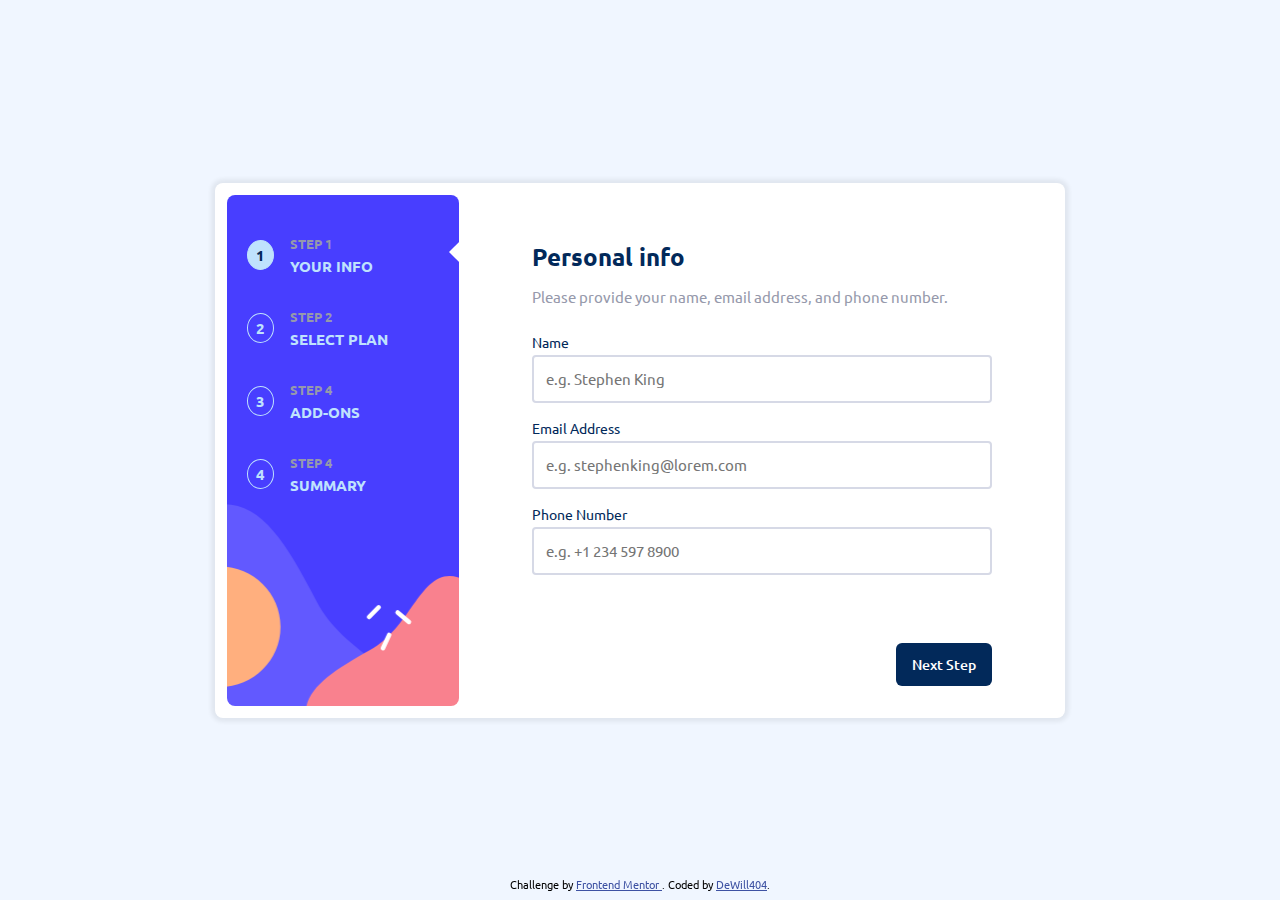
<file: multi-step-form-main/index.html>
<!DOCTYPE html>
<html lang="en">
  <head>
    <meta charset="UTF-8" />
    <meta name="viewport" content="width=device-width, initial-scale=1.0" />
    <!-- displays site properly based on user's device -->

    <link
      rel="icon"
      type="image/png"
      sizes="32x32"
      href="./assets/images/favicon-32x32.png"
    />

    <link
      href="https://fonts.googleapis.com/css2?family=Ubuntu:wght@400;500;700&display=swap"
      rel="stylesheet"
    />
    <link rel="stylesheet" href="style.css" />

    <title>Frontend Mentor | Multi-step form</title>
  </head>
  <body>
    <div class="container" current-tab="personal-info">
      <div class="steps-container">
        <div class="indicator-wrapper">
          <button id="personal-info-indicator" class="indicator">
            <span class="icon">1</span>
            <p class="detail">
              <span class="title">STEP 1</span>
              <span class="label">YOUR INFO</span>
            </p>
          </button>
          <button id="plan-indicator" class="indicator">
            <span class="icon">2</span>
            <p class="detail">
              <span class="title">STEP 2</span>
              <span class="label">SELECT PLAN</span>
            </p>
          </button>
          <button id="add-ons-indicator" class="indicator">
            <span class="icon">3</span>
            <p class="detail">
              <span class="title">STEP 4</span>
              <span class="label">ADD-ONS</span>
            </p>
          </button>
          <button id="summary-indicator" class="indicator">
            <span class="icon">4</span>
            <p class="detail">
              <span class="title">STEP 4</span>
              <span class="label">SUMMARY</span>
            </p>
          </button>
          <span class="active-pointer"></span>
        </div>
      </div>

      <div class="form-container">
        <div class="steps-group">
          <div id="personal-info-tab" class="tab">
            <form class="tab-container">
              <h2 class="tab-title">Personal info</h2>
              <h3 class="tab-description">
                Please provide your name, email address, and phone number.
              </h3>
              <div class="body">
                <div class="form-input">
                  <label for="name">Name</label>
                  <span class="error hidden"></span>
                  <input id="name" placeholder="e.g. Stephen King" required />
                </div>
                <div class="form-input">
                  <label for="email">Email Address</label>
                  <span class="error hidden"></span>
                  <input id="email" placeholder="e.g. stephenking@lorem.com" />
                </div>
                <div class="form-input">
                  <label for="number">Phone Number</label>
                  <span class="error hidden"></span>
                  <input id="number" placeholder="e.g. +1 234 597 8900" />
                </div>
              </div>
            </form>
          </div>

          <div id="plan-tab" class="tab">
            <form class="tab-container">
              <h2 class="tab-title">Select your plan</h2>
              <h3 class="tab-description">
                You have the option of monthly or yearly billing.
              </h3>
              <div class="body">
                <div class="plan-option-list">
                  <div class="plan-option radio-group">
                    <input
                      type="radio"
                      name="plan"
                      id="plan-arcade"
                      value="arcade"
                      checked
                    />
                    <label for="plan-arcade">
                      <img
                        class="image"
                        src="./assets/images/icon-arcade.svg"
                        alt="Arcade Icon"
                      />
                      <p class="description">
                        <strong class="title">Arcade</strong>
                        <span class="charge"> $9/mo </span>
                        <span class="offer hidden-dn">2 months free</span>
                      </p>
                    </label>
                  </div>

                  <div class="plan-option radio-group">
                    <input
                      type="radio"
                      name="plan"
                      id="plan-advanced"
                      value="advanced"
                    />
                    <label for="plan-advanced">
                      <img
                        class="image"
                        src="./assets/images/icon-advanced.svg"
                        alt="Advanced Icon"
                      />
                      <p class="description">
                        <strong class="title">Advanced</strong>
                        <span class="charge"> $12/mo </span>
                        <span class="offer hidden-dn">2 months free</span>
                      </p>
                    </label>
                  </div>

                  <div class="plan-option radio-group">
                    <input type="radio" name="plan" id="plan-pro" value="pro" />
                    <label for="plan-pro">
                      <img
                        class="image"
                        src="./assets/images/icon-pro.svg"
                        alt="pro Icon"
                      />
                      <p class="description">
                        <strong class="title">Pro</strong>
                        <span class="charge"> $15/mo </span>
                        <span class="offer hidden-dn">2 months free</span>
                      </p>
                    </label>
                  </div>
                </div>

                <div class="period-container">
                  <div class="period-option radio-group">
                    <input
                      type="radio"
                      name="period"
                      id="period-monthly"
                      value="monthly"
                      checked
                    />
                    <label for="period-monthly">Monthly</label>
                  </div>
                  <button type="button" class="switch">
                    <span class="switch-pill"></span>
                  </button>
                  <div class="period-option radio-group">
                    <input
                      type="radio"
                      name="period"
                      id="period-yearly"
                      value="yearly"
                    />
                    <label for="period-yearly">Yearly</label>
                  </div>
                </div>
              </div>
            </form>
          </div>

          <div id="add-ons-tab" class="tab">
            <form class="tab-container">
              <h2 class="tab-title">Pick add-ons</h2>
              <h3 class="tab-description">
                Add-ons help enhance your gaming experience.
              </h3>
              <div class="body">
                <div class="add-ons-list">
                  <div class="add-ons-option">
                    <input
                      type="checkbox"
                      name="add-ons"
                      id="add-ons-online-service"
                      value="online-service"
                    />
                    <label for="add-ons-online-service"> </label>
                    <p>
                      <strong class="title">Online Service</strong>
                      <span class="subtitle">Access to multiplayer games</span>
                    </p>
                    <span class="charge"> +1/mo </span>
                  </div>
                  <div class="add-ons-option">
                    <input
                      type="checkbox"
                      name="add-ons"
                      id="add-ons-larger-storage"
                      value="larger-storage"
                    />
                    <label for="add-ons-larger-storage"></label>
                    <p>
                      <strong class="title">Larger storage</strong>
                      <span class="subtitle">Extra TB of cloud save</span>
                    </p>
                    <span class="charge"> +2/mo </span>
                  </div>
                  <div class="add-ons-option">
                    <input
                      type="checkbox"
                      name="add-ons"
                      id="add-ons-customizable-profile"
                      value="customizable-profile"
                    />
                    <label for="add-ons-customizable-profile"></label>
                    <p>
                      <strong class="title">Customizable Profile</strong>
                      <span class="subtitle">Custom theme on your profile</span>
                    </p>
                    <span class="charge"> +2/mo </span>
                  </div>
                </div>
              </div>
            </form>
          </div>

          <div id="summary-tab" class="tab">
            <form class="tab-container">
              <h2 class="tab-title">Finishing up</h2>
              <h3 class="tab-description">
                Double-check everything looks OK before confirming.
              </h3>
              <div class="body">
                <div class="charge-breakup">
                  <div class="charge-details plan-details">
                    <div class="detail">
                      <strong class="plan-name">Arcade (Monthly)</strong>
                      <button type="button" class="plan-changer">Change</button>
                    </div>
                    <span class="charge">$9/mo</span>
                  </div>
                  <div class="divider"></div>
                </div>

                <div class="total-charge">
                  <div class="charge-details">
                    <span class="detail"> Total (per month) </span>
                    <span class="charge">$12/mo</span>
                  </div>
                </div>
              </div>
            </form>
          </div>

          <div id="thank-you-tab" class="tab">
            <form class="tab-container">
              <img
                src="./assets/images/icon-thank-you.svg"
                alt="Thanl you icon"
              />
              <h2>Thank you!</h2>
              <p>
                Thanks for confirming your subscription! We hope you have fun
                using our platform. If you ever need support, please feel free
                to email us at support@loremgaming.com.
              </p>
            </form>
          </div>
        </div>

        <div class="navigation-container">
          <div class="btns-group">
            <button id="nav-back-btn" class="btn">Go Back</button>
            <button id="nav-next-btn" class="btn">Next Step</button>
          </div>
          <div class="attribution">
            Challenge by
            <a
              href="https://www.frontendmentor.io?ref=challenge"
              target="_blank"
            >
              Frontend Mentor
            </a>
            . Coded by <a href="https://github.com/dewill404">DeWill404</a>.
          </div>
        </div>
      </div>
    </div>

    <script src="./script.js"></script>
  </body>
</html>
</file>
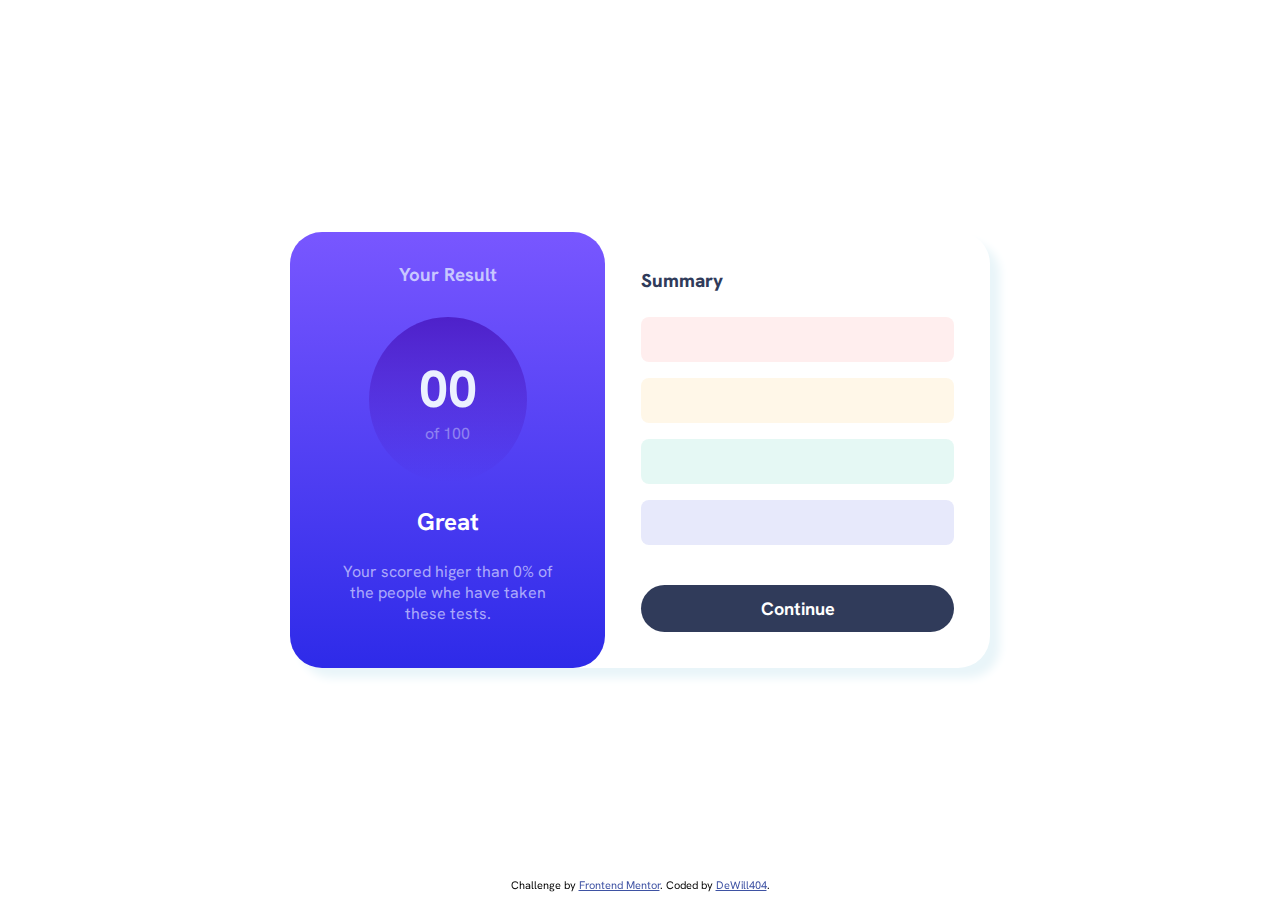
<file: results-summary-component-main/index.html>
<!DOCTYPE html>
<html lang="en">
  <head>
    <meta charset="UTF-8" />
    <meta name="viewport" content="width=device-width, initial-scale=1.0" />
    <!-- displays site properly based on user's device -->

    <link
      rel="icon"
      type="image/png"
      sizes="32x32"
      href="./assets/images/favicon-32x32.png"
    />

    <link
      href="https://fonts.googleapis.com/css2?family=Hanken+Grotesk:wght@500;700;800&display=swap"
      rel="stylesheet"
    />
    <link rel="stylesheet" href="style.css" />

    <title>Frontend Mentor | Results summary component</title>
  </head>
  <body>
    <div class="container">
      <div class="left">
        <h3>Your Result</h3>
        <div class="score-container">
          <div class="obtained-score">00</div>
          <div class="max-score">of 100</div>
        </div>
        <h2 class="status">Great</h2>
        <p class="status-message">
          Your scored higer than <span class="percent">0</span>% of the people
          whe have taken these tests.
        </p>
      </div>
      <div class="right">
        <h3 class="right-title">Summary</h3>
        <div class="type-section">
          <div class="type-pill loading reaction"></div>
          <div class="type-pill loading memory"></div>
          <div class="type-pill loading verbal"></div>
          <div class="type-pill loading visual"></div>
        </div>
        <button class="continue-btn">Continue</button>
      </div>
    </div>

    <div class="attribution">
      Challenge by
      <a href="https://www.frontendmentor.io?ref=challenge" target="_blank"
        >Frontend Mentor</a
      >. Coded by <a href="https://github.com/dewill404">DeWill404</a>.
    </div>

    <script src="./script.js"></script>
  </body>
</html>
</file>
<file: multi-step-form-main/style.css>
* {
  --marine-blue: hsl(213, 96%, 18%);
  --purplish-blue: hsl(243, 100%, 62%);
  --pastel-blue: hsl(228, 100%, 84%);
  --light-blue: hsl(206, 94%, 87%);
  --strawberry-red: hsl(354, 84%, 57%);
  --cool-gray: hsl(231, 11%, 63%);
  --light-gray: hsl(229, 24%, 87%);
  --magnolia: hsl(217, 100%, 97%);
  --alabaster: hsl(231, 100%, 99%);
  --white: hsl(0, 0%, 100%);

  box-sizing: border-box;
  margin: 0;
  padding: 0;

  font-family: "Ubuntu", sans-serif;
}

body {
  height: 100vh;
  height: 100dvh;
  background: var(--magnolia);
  display: flex;
  align-items: center;
  justify-content: center;
  scroll-margin-top: 10vh;
}

button {
  cursor: pointer;
}

.hidden {
  visibility: hidden;
}

.hidden-dn {
  display: none;
}

.container {
  display: flex;
  flex-direction: column;
  height: 100%;
  width: 100%;
}

/************ INDICATOR CONTAINER STARTS
 */
.indicator-wrapper {
  background: url(./assets/images/bg-sidebar-mobile.svg) center/cover no-repeat;
  height: 25vh;
  padding-top: 32px;
  display: flex;
  justify-content: center;
  gap: 8px;
}

.indicator {
  height: max-content;
  background: transparent;
  font-size: 0.95rem;
  border: none;
  padding: 4px;
  border-radius: 50%;
  overflow: hidden;
  display: flex;
  flex-wrap: wrap;
  color: var(--light-blue);
}

.indicator .icon {
  font-weight: bold;
  border: 1px solid var(--light-blue);
  display: block;
  padding: 8px 12px;
  border-radius: 50%;
  transition: background 0.2s linear, color 0.2s linear;
}

.indicator .detail {
  display: none;
}

.active-pointer {
  position: absolute;
  display: none;
  width: 16px;
  height: 16px;
  background: var(--white);
  transform: rotate(-45deg);
  transform-origin: top left;
  right: -6px;
  transition: top 0.2s linear;
}

/************ INDICATOR CONTAINER ENDS
 */

/************ FROM CONTAINER STARTS
 */
.form-container {
  width: 100%;
  flex-grow: 1;
  display: flex;
  flex-direction: column;
  justify-content: space-between;
}

.steps-group {
  margin-top: -10vh;
  display: flex;
  width: 100%;
  overflow: hidden;
  scroll-behavior: smooth;
  scroll-snap-type: x mandatory;
}

.tab {
  padding: 4px 20px 16px 20px;
  width: 100%;
  min-width: 100%;
  scroll-snap-align: center;
}

.tab-container {
  width: 100%;
  background: var(--white);
  padding: 24px 20px;
  border-radius: 8px;
  box-shadow: 0 0 4px 4px #00000010;
  color: var(--marine-blue);
}

.tab-title {
  margin-bottom: 12px;
}

.tab-description {
  font-weight: 400;
  color: var(--cool-gray);
  font-size: 0.95rem;
  margin-bottom: 24px;
  line-height: 1.5rem;
}

.tab-container .body {
  font-size: 0.87rem;
  visibility: hidden;
}
/************ FROM CONTAINER ENDS
 */

/************ PERSONAL INFO TAB STARTS
 */
#personal-info-tab .body {
  display: flex;
  flex-direction: column;
  gap: 16px;
}

#personal-info-tab .form-input .error {
  float: right;
  color: var(--strawberry-red);
  font-weight: bold;
}

#personal-info-tab .form-input input {
  display: block;
  width: 100%;
  border-radius: 4px;
  font-size: 0.95rem;
  padding: 12px;
  border: 2px solid var(--light-gray);
  font-weight: bold;
  margin-top: 4px;
}

#personal-info-tab .form-input input::placeholder {
  font-weight: normal;
}

#personal-info-tab .form-input input:focus {
  border-color: var(--cool-gray);
  outline: none;
}
/************ PERSONAL INFO TAB ENDS
 */

/************ PLAN TAB STARTS
 */
/* Plan radio group style */
#plan-tab .radio-group {
  position: relative;
}

#plan-tab .radio-group input {
  position: absolute;
  opacity: 0;
  width: 100%;
  height: 100%;
  inset: 0;
  cursor: pointer;
}

#plan-tab .radio-group label {
  border: 1.6px solid transparent;
  display: block;
}

#plan-tab .radio-group input:focus + label,
#plan-tab .radio-group input:hover + label {
  border-color: var(--cool-gray) !important;
}

/* Plans radio list */
#plan-tab .plan-option-list {
  display: flex;
  flex-direction: column;
  flex-wrap: wrap;
  gap: 20px;
  margin-bottom: 24px;
}

#plan-tab .plan-option label {
  display: flex;
  gap: 12px;
  border-color: var(--light-gray);
  border-radius: 6px;
  padding: 12px;
}

#plan-tab .plan-option input:checked + label {
  border-color: var(--purplish-blue);
  background: var(--magnolia);
}

#plan-tab .plan-option .image {
  height: 40px;
}

#plan-tab .plan-option .description > *:not(:last-child) {
  display: block;
  margin-bottom: 6px;
}

#plan-tab .plan-option .description .charge {
  color: var(--cool-gray);
}

/* Period toggle Container */
#plan-tab .period-container {
  background: var(--magnolia);
  padding: 12px;
  gap: 8px;
  border-radius: 8px;
  display: flex;
  align-items: center;
  justify-content: center;
}

#plan-tab .period-option label {
  font-weight: bold;
  color: var(--cool-gray);
  padding: 4px 8px;
  border-radius: 4px;
  transition: color 0.1s linear;
}

#plan-tab .period-option input:checked + label {
  color: inherit;
}

/* Period toggler switch */
#plan-tab .switch {
  background-color: var(--marine-blue);
  border: none;
  border-radius: 12px;
  padding: 4px;
  width: calc(2.5 * 12px + 2 * 4px);
}

#plan-tab .switch .switch-pill {
  background: var(--white);
  border-radius: 50%;
  display: block;
  width: 12px;
  height: 12px;
  transition: transform 0.1s linear;
}

#plan-tab .switch.yearly .switch-pill {
  transform: translateX(150%);
}
/************ PLAN TAB ENDS
 */

/************ ADD-ONS TAB STARTS
 */
#add-ons-tab .add-ons-list {
  display: flex;
  flex-direction: column;
  gap: 16px;
}

#add-ons-tab .add-ons-option {
  display: flex;
  padding: 16px;
  gap: 16px;
  align-items: center;
  position: relative;
}

#add-ons-tab .add-ons-option input {
  appearance: none;
  z-index: 1;
}

#add-ons-tab .add-ons-option input::before {
  content: "";
  position: absolute;
  inset: 0;
  width: 100%;
  height: 100%;
  cursor: pointer;
  z-index: 2;
}

#add-ons-tab .add-ons-option input::after {
  content: "";
  display: block;
  width: 20px;
  height: 20px;
  border: 1px solid var(--cool-gray);
  border-radius: 4px;
}

#add-ons-tab .add-ons-option input:checked::after {
  content: "✔";
  font-weight: bold;
  font-size: 0.95rem;
  text-align: center;
  background: var(--purplish-blue);
  color: white;
}

#add-ons-tab .add-ons-option label {
  border: 1px solid var(--light-gray);
  border-radius: 8px;
  position: absolute;
  inset: 0;
  width: 100%;
  height: 100%;
}

#add-ons-tab .add-ons-option input:checked + label {
  border-color: var(--purplish-blue);
  background: var(--magnolia);
}

#add-ons-tab .add-ons-option p {
  flex-grow: 1;
  z-index: 1;
  pointer-events: none;
}

#add-ons-tab .add-ons-option .title {
  margin-bottom: 4px;
  display: block;
}

#add-ons-tab .add-ons-option .subtitle {
  color: var(--cool-gray);
  font-size: 0.81rem;
}

#add-ons-tab .add-ons-option .charge {
  color: var(--purplish-blue);
  font-size: 0.87rem;
  z-index: 1;
}
/************ ADD-ONS TAB ENDS
 */

/************ SUMMARY TAB STARTS
 */
#summary-tab .charge-breakup {
  background: var(--magnolia);
  padding: 16px 12px;
  border-radius: 8px;
  margin-bottom: 20px;
}

#summary-tab .charge-details {
  display: flex;
  align-items: center;
  justify-content: space-between;
}

#summary-tab .charge-details .detail {
  color: var(--cool-gray);
}

#summary-tab .plan-details {
  align-items: end;
}

#summary-tab .plan-details .plan-name {
  color: var(--marine-blue);
  display: block;
  margin-bottom: 2px;
}

#summary-tab .plan-details .plan-changer {
  border: none;
  color: inherit;
  text-decoration: underline;
}

#summary-tab .plan-details .charge {
  font-weight: bold;
}

#summary-tab .divider {
  width: 100%;
  border-top: 2px solid var(--cool-gray);
  opacity: 0.5;
  margin-block: 16px;
}

#summary-tab .divider ~ .charge-details {
  margin-top: 12px;
}

#summary-tab .total-charge {
  padding-inline: 16px;
}

#summary-tab .total-charge .charge {
  font-weight: bold;
  color: var(--purplish-blue);
}
/************ SUMMARY TAB ENDS
 */

/************ THANKS TAB ENDS
 */
#thank-you-tab .tab-container {
  text-align: center;
  padding: 20px;
  height: 100%;
  display: flex;
  flex-direction: column;
  align-items: center;
  justify-content: center;
  max-height: 450px;
}

#thank-you-tab .tab-container img {
  width: 50px;
}

#thank-you-tab .tab-container h2 {
  margin: 24px 0 12px 0;
}

#thank-you-tab .tab-container p {
  font-size: 0.87rem;
  color: var(--cool-gray);
  line-height: 1.4rem;
}
/************ THANKS TAB ENDS
 */

/************ FORM FOOTER STARTS
 */
.navigation-container {
  width: 100%;
  padding-bottom: 8px;
  position: sticky;
  bottom: 0;
  background: var(--white);
  box-shadow: 0 0 4px #00000020;
}

.navigation-container .btns-group {
  padding: 16px 20px;
  display: flex;
  justify-content: space-between;
  align-items: center;
}

.navigation-container .btns-group .btn {
  font-weight: 500;
  border: none;
  font-size: 0.87rem;
}

.navigation-container #nav-back-btn {
  background: transparent;
  color: var(--cool-gray);
  padding: 4px;
  visibility: hidden;
}

.navigation-container #nav-next-btn {
  padding: 12px 16px;
  border-radius: 6px;
  background: var(--marine-blue);
  color: var(--white);
}

.attribution {
  font-size: 11px;
  text-align: center;
}

.attribution a {
  color: hsl(228, 45%, 44%);
}
/************ FORM FOOTER ENDS
 */

/* STYLES FOR DASHBOARD VIEW */
@media screen and (min-width: 550px) {
  .container {
    --container-padding: 12px;
    --indicator-width: 150px;
    --indicator-height: 50px;
    --indicator-inline-padding: 16px;

    flex-direction: row;
    height: auto;
    background: var(--white);
    padding: var(--container-padding);
    padding-right: 0;
    max-width: 850px;
    box-shadow: 0 0 4px 4px #00000010;
  }

  .indicator-wrapper {
    background: url(./assets/images/bg-sidebar-desktop.svg) center/cover
      no-repeat;
    flex-direction: column;
    height: 100%;
    border-radius: 8px;
    justify-content: start;
    padding-inline: var(--indicator-inline-padding);
    gap: 16px;
    position: relative;
  }

  .indicator {
    border-radius: 8px;
    padding-block: 8px;
    flex-wrap: nowrap;
    gap: 16px;
    align-items: center;
    width: var(--indicator-width);
  }

  .indicator .icon {
    padding: 4px 8px;
  }

  .indicator .detail {
    font-weight: bold;
    display: flex;
    flex-direction: column;
    gap: 4px;
  }

  .indicator .detail .title,
  .indicator .detail .label {
    white-space: nowrap;
    text-align: start;
  }

  .indicator .detail .title {
    font-size: 0.8rem;
    color: var(--cool-gray);
  }

  .active-pointer {
    display: block;
  }

  .form-container {
    --form-width: calc(
      100% - var(--indicator-width) - 2 * var(--indicator-inline-padding) -
        var(--container-padding)
    );
    max-width: min(500px, var(--form-width));
    margin-inline: auto;
  }

  .steps-group {
    margin-top: 0;
    container-type: inline-size;
    container-name: steps-group;
  }

  .tab-container {
    box-shadow: none;
    padding-inline: 0;
    padding-top: 8px;
  }

  .navigation-container {
    position: initial;
    box-shadow: none;
    padding: 0;
  }

  .navigation-container .btns-group {
    padding-bottom: 12px;
  }

  .attribution {
    position: fixed;
    bottom: 8px;
    left: 50%;
    transform: translateX(-50%);
    white-space: nowrap;
  }
}

/* Adjustment when max-width of container is reacher */
@media screen and (min-width: 850px) {
  .container {
    --indicator-width: 200px;
    border-radius: 8px;
  }

  .tab-container {
    padding-block: 30px;
  }

  .tab-title {
    margin-block: 12px;
  }

  .navigation-container .btns-group {
    padding-bottom: 20px;
  }
}

/* Adjustment when max-width of form is reached */
@container steps-group (width = 500px) {
  #plan-tab .plan-option-list {
    flex-direction: row;
    margin-bottom: 40px;
  }

  #plan-tab .plan-option {
    flex: 1;
  }

  #plan-tab .plan-option label {
    flex-direction: column;
    align-items: start;
    gap: 40px;
  }

  #plan-tab .plan-option .image {
    display: block;
  }

  #summary-tab .charge-breakup {
    padding: 24px 20px;
  }

  #summary-tab .plan-details .plan-name {
    margin-bottom: 6px;
  }

  #summary-tab .divider {
    margin-block: 24px;
  }

  #summary-tab .total-charge {
    padding-inline: 20px;
  }

  #summary-tab .total-charge .charge {
    font-size: 1rem;
  }
}

/* PERSONAL INFO - VISIBLE */
.container[current-tab="personal-info"]
  .indicator#personal-info-indicator
  .icon {
  background: var(--light-blue);
  color: var(--marine-blue);
}

.container[current-tab="personal-info"] .active-pointer {
  top: calc(32px + var(--indicator-height) / 2);
}

.container[current-tab="personal-info"]
  .tab#personal-info-tab
  .tab-container
  .body {
  visibility: initial;
}

/* PLAN - VISIBLE */
.container[current-tab="plan"] .indicator#plan-indicator .icon {
  background: var(--light-blue);
  color: var(--marine-blue);
}

.container[current-tab="plan"] .active-pointer {
  top: calc(
    32px + 3 * var(--indicator-height) / 2 + var(--indicator-inline-padding)
  );
}

.container[current-tab="plan"] .tab#plan-tab .tab-container .body {
  visibility: initial;
}

.container[current-tab="plan"] .navigation-container #nav-back-btn {
  visibility: initial;
}

/* ADD-ONS - VISIBLE */
.container[current-tab="add-ons"] .indicator#add-ons-indicator .icon {
  background: var(--light-blue);
  color: var(--marine-blue);
}

.container[current-tab="add-ons"] .active-pointer {
  top: calc(
    32px + 5 * var(--indicator-height) / 2 + 2 * var(--indicator-inline-padding)
  );
}

.container[current-tab="add-ons"] .tab#add-ons-tab .tab-container .body {
  visibility: initial;
}

.container[current-tab="add-ons"] .navigation-container #nav-back-btn {
  visibility: initial;
}

/* SUMMARY - VISIBLE */
.container[current-tab="summary"] .indicator#summary-indicator .icon {
  background: var(--light-blue);
  color: var(--marine-blue);
}

.container[current-tab="summary"] .active-pointer {
  top: calc(
    32px + 7 * var(--indicator-height) / 2 + 3 * var(--indicator-inline-padding)
  );
}

.container[current-tab="summary"] .tab#summary-tab .tab-container .body {
  visibility: initial;
}

.container[current-tab="summary"] .navigation-container #nav-back-btn {
  visibility: initial;
}

/* THANK YOU - VISIBLE */
.container[current-tab="thank-you"] .active-pointer {
  visibility: hidden;
}

.container[current-tab="thank-you"] .tab#thank-you .tab-container .body {
  visibility: initial;
}

.container[current-tab="thank-you"] .navigation-container {
  background: transparent;
  box-shadow: none;
}

.container[current-tab="thank-you"] .navigation-container .btns-group {
  visibility: hidden;
}
</file>
<file: results-summary-component-main/style.css>
/* - Mobile: 375px
- Desktop: 1440px */

* {
  --light-red: 0, 100%, 67%;
  --orangey-yellow: 39, 100%, 56%;
  --green-teal: 166, 100%, 37%;
  --cobalt-blue: 234, 85%, 45%;
  --light-slate-blue: hsl(252, 100%, 67%);
  --light-royal-blue: hsl(241, 81%, 54%);
  --violet-blue: hsla(256, 72%, 46%, 1);
  --persian-blue: hsla(241, 72%, 46%, 0);
  --white: hsl(0, 0%, 100%);
  --pale-blue: hsl(221, 100%, 96%);
  --light-lavender: hsl(241, 100%, 89%);
  --dark-gray-blue: hsl(224, 30%, 27%);

  font-family: "Hanken Grotesk", sans-serif;

  box-sizing: border-box;
  padding: 0;
  margin: 0;
}

.container {
  display: flex;
  flex-direction: column;
}

.left {
  background: linear-gradient(var(--light-slate-blue), var(--light-royal-blue));
  border-radius: 0 0 32px 32px;
  padding: 24px 0 40px 0;
  color: var(--light-lavender);
}

.left * {
  text-align: center;
}

.score-container {
  background: linear-gradient(var(--violet-blue), var(--persian-blue));
  border-radius: 50%;
  width: max-content;
  padding: 24px 36px;
  margin: 24px auto 20px auto;
  color: var(--pale-blue);
}

.score-container .obtained-score {
  font-size: 52px;
  font-weight: bold;
}

.score-container .max-score {
  opacity: 0.4;
}

.left .status {
  margin-bottom: 12px;
  color: var(--white);
}

.left .status-message {
  font-size: 16px;
  max-width: 75%;
  margin: auto;
  opacity: 0.8;
}

.right {
  padding: 24px;
}

.right-title {
  color: var(--dark-gray-blue);
  font-weight: 800;
}

.type-section {
  display: flex;
  flex-direction: column;
  gap: 16px;
  margin-block: 24px;
}

.type-pill {
  display: flex;
  align-items: center;
  gap: 12px;
  border-radius: 8px;
  padding: 12px 16px;
  font-weight: bold;
  background: hsla(var(--pill-color), 0.1);
}

.type-pill.loading {
  position: relative;
  overflow: hidden;
  height: 45px;
}

.type-pill.loading::after {
  content: " ";
  height: 100%;
  width: 100%;
  background: linear-gradient(
    -45deg,
    transparent,
    rgba(255, 255, 255, 0.7),
    transparent
  );
  position: absolute;
  left: 0;
  top: 0;
  transform: translateX(-100%);
  animation: loading 1s linear var(--delay) infinite;
}

.type-pill.reaction {
  --pill-color: var(--light-red);
  --delay: 0.5s;
}

.type-pill.memory {
  --pill-color: var(--orangey-yellow);
  --delay: 0.3s;
}

.type-pill.verbal {
  --pill-color: var(--green-teal);
  --delay: 0.1s;
}

.type-pill.visual {
  --pill-color: var(--cobalt-blue);
  --delay: 0s;
}

.type-pill .type-label {
  flex-grow: 1;
  color: hsl(var(--pill-color));
}

.type-pill .type-score .total-score {
  display: inline-block;
  margin-left: 6px;
  opacity: 0.5;
}

.continue-btn {
  width: 100%;
  max-width: 400px;
  padding-block: 16px;
  border: none;
  border-radius: 36px;
  font-weight: bolder;
  font-size: 18px;
  background: var(--dark-gray-blue);
  color: var(--white);
  cursor: pointer;
  display: block;
  margin: auto;
  outline: none;
}

.continue-btn:hover,
.continue-btn:focus {
  background: linear-gradient(var(--light-slate-blue), var(--light-royal-blue));
}

.attribution {
  font-size: 11px;
  text-align: center;
  margin-bottom: 8px;
  position: fixed;
  bottom: 0;
  left: 50%;
  translate: -50%;
}

.attribution a {
  font-size: 11px;
  color: hsl(228, 45%, 44%);
}

@media screen and (min-width: 600px) {
  body {
    height: 100vh;
    display: flex;
    --bg: 233, 245, 249;
    background: var(--bg);
  }

  .container {
    width: 90%;
    max-width: 700px;
    flex-direction: row;
    margin: auto;
    background: var(--bg);
    border-radius: 32px;
    overflow: hidden;
    box-shadow: 10px 10px 10px rgba(var(--bg), 1);
  }

  .left {
    border-radius: 0 32px 32px 0;
    padding: 30px 0;
    width: 45%;
  }

  .score-container {
    margin: 30px auto 24px auto;
    padding: 38px 50px;
  }

  .left .status {
    margin-bottom: 24px;
  }

  .right {
    width: 55%;
    padding: 36px;
  }

  .type-section {
    margin-bottom: 40px;
  }

  .continue-btn {
    padding-block: 12px;
  }
}

@keyframes loading {
  100% {
    transform: translateX(100%);
  }
}
</file>
